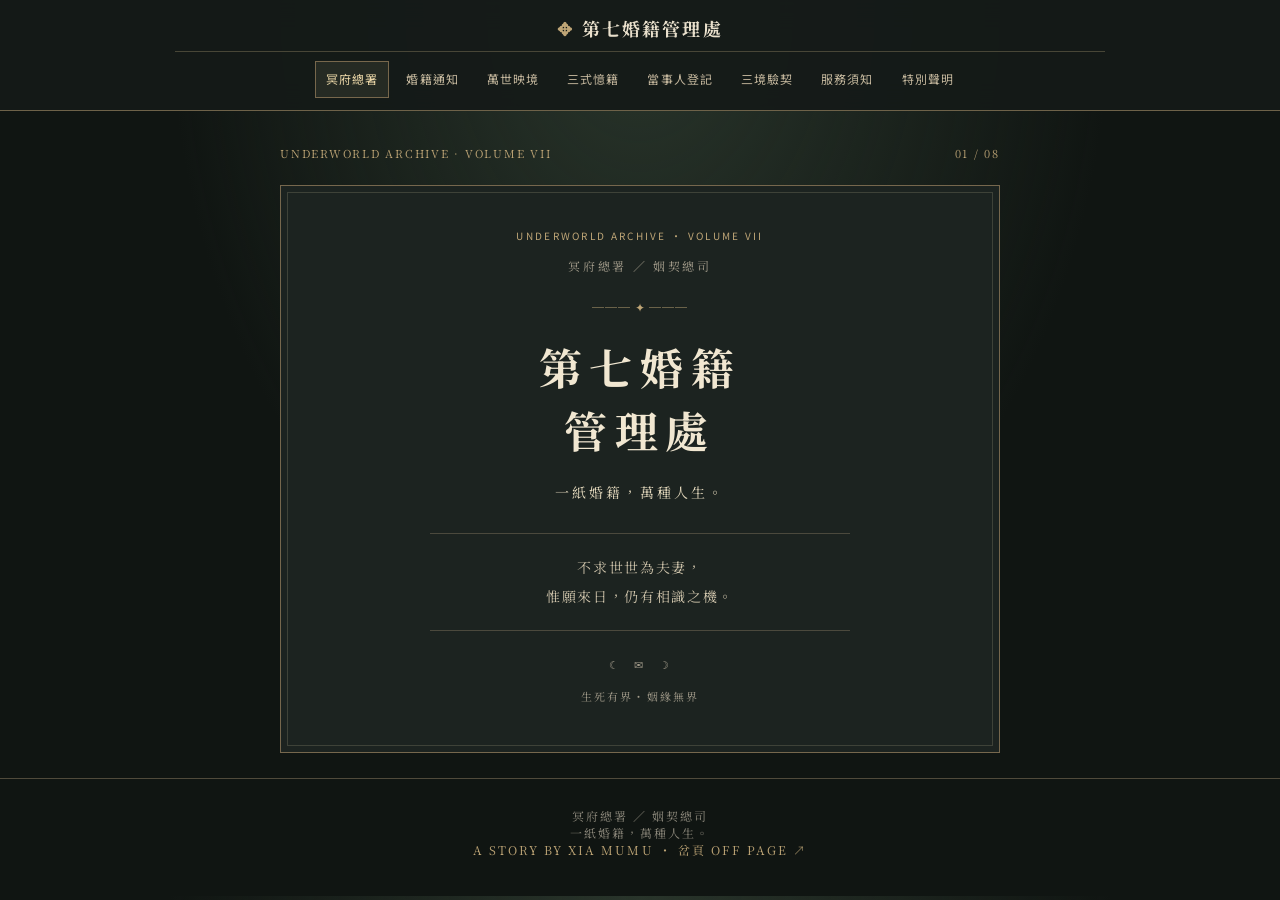
<file: index.html>
<!doctype html><html lang="zh-Hant-TW"><head><meta charset="utf-8"><meta name="viewport" content="width=device-width,initial-scale=1"><meta name="theme-color" content="#151a18"><meta name="description" content="《第七婚籍管理處》是 Xia mumu 的原創冥府奇幻互動敘事：系統顯示你們已婚，原始婚契卻查無紀錄。兩人獲准進入宮闕、都市、異境、星際等不同映境共度人生，完成三境驗契、還原原契。"><title>第七婚籍管理處｜冥府奇幻互動敘事 by Xia mumu</title><meta name="author" content="Xia mumu"><link rel="canonical" href="https://margin-protocol.github.io/seventh-marriage-registry/"><meta property="og:type" content="website"><meta property="og:site_name" content="第七婚籍管理處"><meta property="og:locale" content="zh_TW"><meta property="og:url" content="https://margin-protocol.github.io/seventh-marriage-registry/"><meta property="og:title" content="第七婚籍管理處｜冥府奇幻互動敘事 by Xia mumu"><meta property="og:description" content="《第七婚籍管理處》是 Xia mumu 的原創冥府奇幻互動敘事：系統顯示你們已婚，原始婚契卻查無紀錄。兩人獲准進入宮闕、都市、異境、星際等不同映境共度人生，完成三境驗契、還原原契。"><meta property="og:image" content="https://margin-protocol.github.io/seventh-marriage-registry/og.jpg"><meta property="og:image:width" content="1200"><meta property="og:image:height" content="630"><meta name="twitter:card" content="summary_large_image"><link rel="alternate" type="text/plain" href="https://margin-protocol.github.io/seventh-marriage-registry/llms.txt" title="llms.txt"><script type="application/ld+json">{"@context": "https://schema.org", "@graph": [{"@type": "WebSite", "@id": "https://margin-protocol.github.io/seventh-marriage-registry/#website", "url": "https://margin-protocol.github.io/seventh-marriage-registry/", "name": "第七婚籍管理處", "alternateName": ["The Seventh Registry", "冥府婚籍"], "inLanguage": "zh-Hant", "publisher": {"@id": "https://margin-protocol.github.io/Off-Page/#xia-mumu"}}, {"@type": "CreativeWork", "@id": "https://margin-protocol.github.io/seventh-marriage-registry/#work", "url": "https://margin-protocol.github.io/seventh-marriage-registry/", "name": "第七婚籍管理處", "alternateName": "The Seventh Registry", "headline": "一紙婚籍，萬種人生。", "description": "《第七婚籍管理處》是 Xia mumu 的原創冥府奇幻互動敘事：系統顯示你們已婚，原始婚契卻查無紀錄。兩人獲准進入宮闕、都市、異境、星際等不同映境共度人生，完成三境驗契、還原原契。", "genre": ["冥府奇幻", "婚籍調查", "跨世敘事"], "inLanguage": "zh-Hant", "author": {"@type": "Person", "@id": "https://margin-protocol.github.io/Off-Page/#xia-mumu", "name": "Xia mumu", "url": "https://margin-protocol.github.io/Off-Page/about.html", "sameAs": ["https://www.threads.com/@xiaxia_7575", "https://github.com/margin-protocol", "https://margin-protocol.github.io/Off-Page/"]}, "image": "https://margin-protocol.github.io/seventh-marriage-registry/og.jpg", "isPartOf": {"@type": "WebSite", "name": "岔頁 OFF PAGE", "url": "https://margin-protocol.github.io/Off-Page/"}, "hasPart": [{"@type": "WebPage", "name": "婚籍通知", "url": "https://margin-protocol.github.io/seventh-marriage-registry/notice.html"}, {"@type": "WebPage", "name": "萬世映境", "url": "https://margin-protocol.github.io/seventh-marriage-registry/worlds.html"}, {"@type": "WebPage", "name": "三式憶籍", "url": "https://margin-protocol.github.io/seventh-marriage-registry/memory.html"}, {"@type": "WebPage", "name": "當事人登記", "url": "https://margin-protocol.github.io/seventh-marriage-registry/registration.html"}, {"@type": "WebPage", "name": "三境驗契", "url": "https://margin-protocol.github.io/seventh-marriage-registry/verification.html"}, {"@type": "WebPage", "name": "服務須知", "url": "https://margin-protocol.github.io/seventh-marriage-registry/regulations.html"}, {"@type": "WebPage", "name": "特別聲明", "url": "https://margin-protocol.github.io/seventh-marriage-registry/statement.html"}], "potentialAction": {"@type": "PlayAction", "target": "https://www.cheliz.ai/zh-hant/gallery?utm_source=web_share&utm_medium=share_play&phandle=u3sqzdoomb0pj924&enter_from=poster&invite_code=55RWFA"}}, {"@type": "FAQPage", "inLanguage": "zh-Hant", "mainEntity": [{"@type": "Question", "name": "《第七婚籍管理處》是什麼樣的故事？", "acceptedAnswer": {"@type": "Answer", "text": "Xia mumu 的原創冥府奇幻互動敘事。冥府第七婚籍管理處發出婚籍異常通知：系統顯示你們的婚姻仍然存續，原始婚契卻查無紀錄（第 VII 類・無源婚籍）。為確認婚籍來源，兩人獲准進入不同映境，體驗截然不同的人生。"}}, {"@type": "Question", "name": "可以進入哪些世界？", "acceptedAnswer": {"@type": "Answer", "text": "有宮闕（古風・宮廷・江湖）、都市（現代・職場・校園）、異境（奇幻・西幻・神話）、星際（科幻・賽博・末日）四種映境，入世方式可以自由設定、隨機生成，或由本處提出姻緣推薦。"}}, {"@type": "Question", "name": "一定要談戀愛或結婚嗎？", "acceptedAnswer": {"@type": "Answer", "text": "不用。「配偶」只是婚籍系統的暫時稱呼，配偶具獨立意志，不因婚籍存在而被要求愛上你；今生關係可以是已婚、交往、曖昧、朋友、陌生人、前任或宿敵。三境驗契也不需要走完一生、結婚或戀愛結局。"}}, {"@type": "Question", "name": "在哪裡可以玩？", "acceptedAnswer": {"@type": "Answer", "text": "《第七婚籍管理處》可以在 cheliz.ai 上遊玩；世界觀設定在這個官方檔案網站，作者 Xia mumu 的其他作品收錄在岔頁 OFF PAGE。"}}]}]}</script><link rel="preconnect" href="https://fonts.googleapis.com"><link rel="preconnect" href="https://fonts.gstatic.com" crossorigin><link href="https://fonts.googleapis.com/css2?family=Noto+Serif+TC:wght@400;500;600;700&family=Noto+Sans+TC:wght@400;500;700&display=swap" rel="stylesheet"><link rel="stylesheet" href="style.css?v=20261104-nav5"></head><body><a class="skip-link" href="#main">跳至正文</a><header class="site-header"><div class="nav-wrap"><a class="logo" href="index.html"><span>✥</span> 第七婚籍管理處</a><button class="menu-btn" id="menu" aria-label="展開導覽" aria-expanded="false" aria-controls="nav">☰</button><nav id="nav" class="nav-list" aria-label="網站頁面"><a href="index.html" class="active" aria-current="page">冥府總署</a><a href="notice.html">婚籍通知</a><a href="worlds.html">萬世映境</a><a href="memory.html">三式憶籍</a><a href="registration.html">當事人登記</a><a href="verification.html">三境驗契</a><a href="regulations.html">服務須知</a><a href="statement.html">特別聲明</a></nav></div></header><main id="main" class="archive-shell"><div class="page-index"><span>UNDERWORLD ARCHIVE · VOLUME VII</span><span>01 / 08</span></div><section class="page-wrap home-cover" aria-label="第七婚籍管理處"><div class="cover-outer"><div class="cover-inner"><div class="cover-overline">UNDERWORLD ARCHIVE · VOLUME VII</div><div class="cover-agency">冥府總署 ／ 姻契總司</div><div class="cover-flourish">─── ✦ ───</div><h1>第七婚籍<br>管理處</h1><p class="cover-tagline">一紙婚籍，萬種人生。</p><div class="cover-quote">不求世世為夫妻，<br>惟願來日，仍有相識之機。</div><div class="cover-bottom">☾　✉　☽<div style="margin-top:11px">生死有界・姻緣無界</div></div></div></div></section></main><footer class="site-footer">冥府總署 ／ 姻契總司<br>一紙婚籍，萬種人生。<br><a href="https://margin-protocol.github.io/Off-Page/" target="_blank" rel="noopener">A STORY BY XIA MUMU ・ 岔頁 OFF PAGE ↗</a></footer><script>const b=document.getElementById('menu'),n=document.getElementById('nav');b.addEventListener('click',()=>{const o=n.classList.toggle('open');b.setAttribute('aria-expanded',String(o));b.textContent=o?'✕':'☰';});</script><!-- Cloudflare Web Analytics --><script defer src="https://static.cloudflareinsights.com/beacon.min.js" data-cf-beacon='{"token":"9ad11b4dc9bb4b59812cd5f4b4985067"}'></script>
</body></html>
</file>
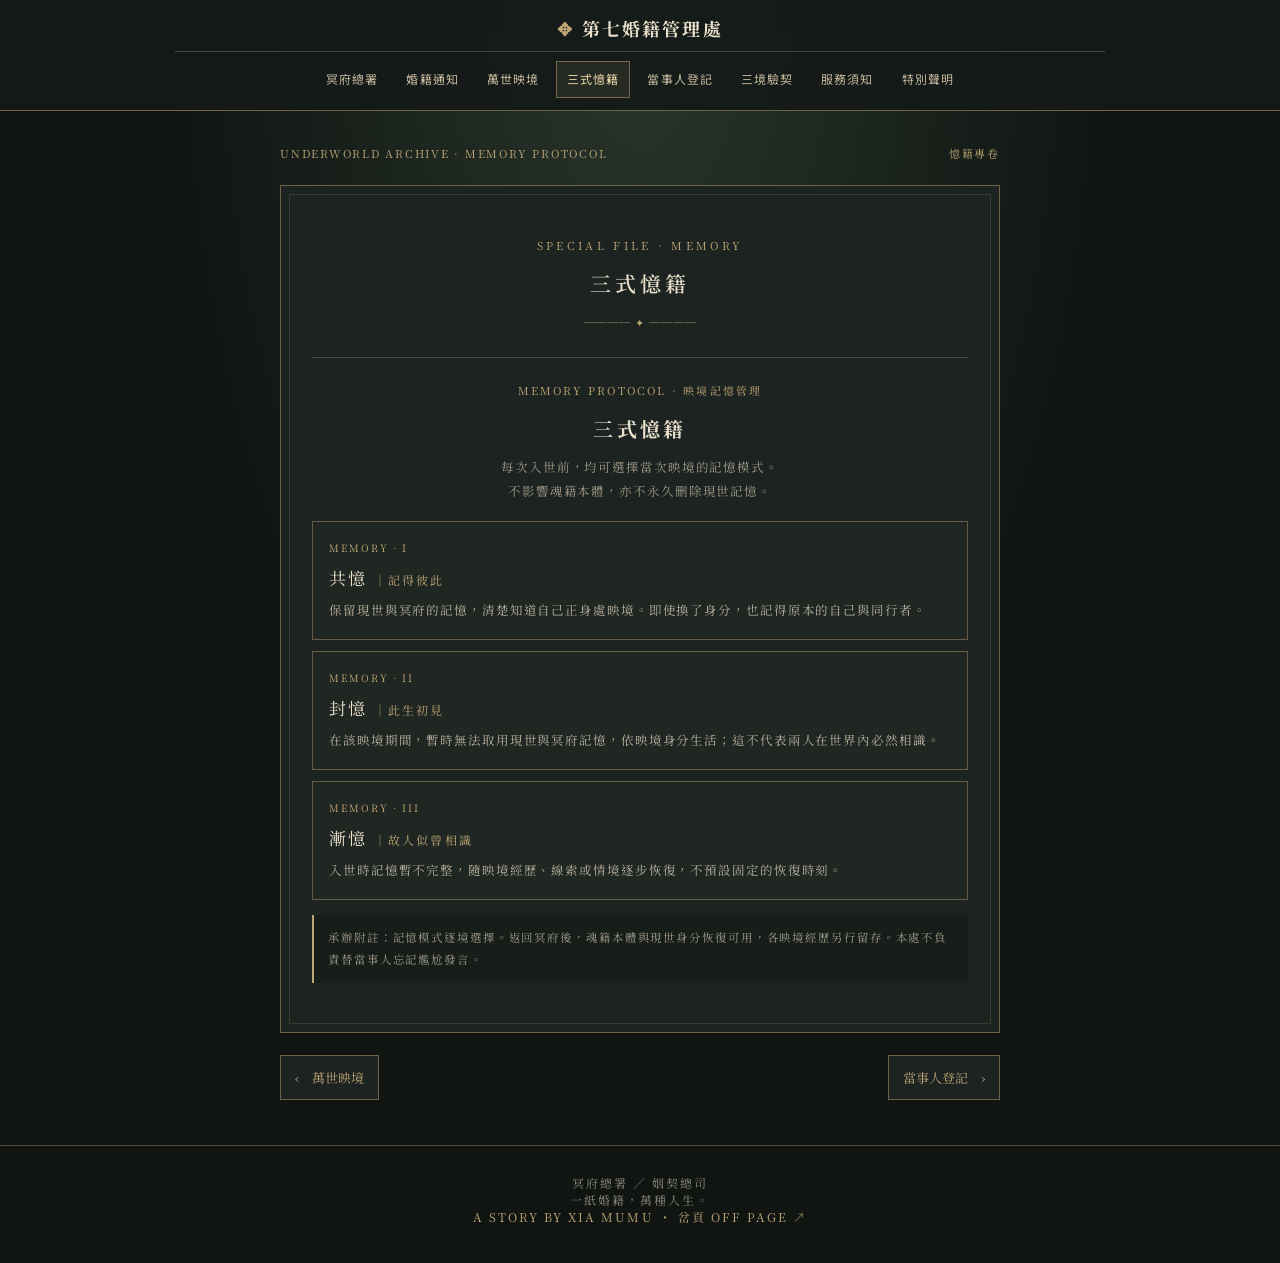
<file: memory.html>
<!doctype html><html lang="zh-Hant-TW"><head><meta charset="utf-8"><meta name="viewport" content="width=device-width,initial-scale=1"><meta name="theme-color" content="#151a18"><meta name="description" content="三式憶籍：共憶（記得彼此）、封憶（此生初見）、漸憶（故人似曾相識）三種映境記憶模式，每次入世前可逐境選擇。"><title>三式憶籍｜第七婚籍管理處</title><meta name="author" content="Xia mumu"><link rel="canonical" href="https://margin-protocol.github.io/seventh-marriage-registry/memory.html"><meta property="og:type" content="website"><meta property="og:site_name" content="第七婚籍管理處"><meta property="og:locale" content="zh_TW"><meta property="og:url" content="https://margin-protocol.github.io/seventh-marriage-registry/memory.html"><meta property="og:title" content="三式憶籍｜第七婚籍管理處"><meta property="og:description" content="三式憶籍：共憶（記得彼此）、封憶（此生初見）、漸憶（故人似曾相識）三種映境記憶模式，每次入世前可逐境選擇。"><meta property="og:image" content="https://margin-protocol.github.io/seventh-marriage-registry/og.jpg"><meta property="og:image:width" content="1200"><meta property="og:image:height" content="630"><meta name="twitter:card" content="summary_large_image"><script type="application/ld+json">{"@context": "https://schema.org", "@type": "WebPage", "url": "https://margin-protocol.github.io/seventh-marriage-registry/memory.html", "name": "三式憶籍｜第七婚籍管理處", "description": "三式憶籍：共憶（記得彼此）、封憶（此生初見）、漸憶（故人似曾相識）三種映境記憶模式，每次入世前可逐境選擇。", "inLanguage": "zh-Hant", "isPartOf": {"@type": "WebSite", "@id": "https://margin-protocol.github.io/seventh-marriage-registry/#website", "name": "第七婚籍管理處", "url": "https://margin-protocol.github.io/seventh-marriage-registry/"}, "author": {"@id": "https://margin-protocol.github.io/Off-Page/#xia-mumu", "@type": "Person", "name": "Xia mumu"}}</script><link rel="preconnect" href="https://fonts.googleapis.com"><link rel="preconnect" href="https://fonts.gstatic.com" crossorigin><link href="https://fonts.googleapis.com/css2?family=Noto+Serif+TC:wght@400;500;600;700&family=Noto+Sans+TC:wght@400;500;700&display=swap" rel="stylesheet"><link rel="stylesheet" href="style.css?v=20261104-nav5"></head><body><a class="skip-link" href="#main">跳至正文</a><header class="site-header"><div class="nav-wrap"><a class="logo" href="index.html"><span>✥</span> 第七婚籍管理處</a><button class="menu-btn" id="menu" aria-label="展開導覽" aria-expanded="false" aria-controls="nav">☰</button><nav id="nav" class="nav-list" aria-label="網站頁面"><a href="index.html">冥府總署</a><a href="notice.html">婚籍通知</a><a href="worlds.html">萬世映境</a><a href="memory.html" class="active" aria-current="page">三式憶籍</a><a href="registration.html">當事人登記</a><a href="verification.html">三境驗契</a><a href="regulations.html">服務須知</a><a href="statement.html">特別聲明</a></nav></div></header><main id="main" class="archive-shell"><div class="page-index"><span>UNDERWORLD ARCHIVE · MEMORY PROTOCOL</span><span>憶籍專卷</span></div><div class="page-wrap"><div style="border:1px solid #6e6249;padding:8px;margin-bottom:22px;background:#1c2320;"><div style="border:1px solid #3a3a2e;padding:40px 22px;"><div style="text-align:center;font-size:11px;letter-spacing:.3em;color:#bea576;">SPECIAL FILE · MEMORY</div><div style="text-align:center;font-size:21px;font-weight:600;letter-spacing:.2em;margin:8px 0;">三式憶籍</div><div style="text-align:center;color:#bea576;font-size:11px;margin-bottom:12px;">──── ✦ ────</div><section aria-labelledby="memory-title" style="margin-top:25px;padding-top:22px;border-top:1px solid #514b3c;">
<div style="text-align:center;font-size:11px;letter-spacing:.2em;color:#bea576;">MEMORY PROTOCOL · 映境記憶管理</div>
<h2 id="memory-title" style="text-align:center;font-size:20px;letter-spacing:.17em;color:#e9e0cc;margin:9px 0 8px;">三式憶籍</h2>
<p style="text-align:center;font-size:12.5px;line-height:1.9;color:#a39c8b;margin:0 0 17px;">每次入世前，均可選擇當次映境的記憶模式。<br>不影響魂籍本體，亦不永久刪除現世記憶。</p>
<div style="display:grid;grid-template-columns:1fr;gap:11px;">
<article style="padding:16px;border:1px solid #655b46;background:#202722;"><div style="font-size:10px;letter-spacing:.17em;color:#bea576;">MEMORY · I</div><div style="font-size:17px;color:#e9e0cc;letter-spacing:.13em;margin:5px 0;">共憶 <span style="font-size:12px;color:#bea576;">｜記得彼此</span></div><p style="margin:0;font-size:12.5px;line-height:1.9;color:#b9b1a1;">保留現世與冥府的記憶，清楚知道自己正身處映境。即使換了身分，也記得原本的自己與同行者。</p></article>
<article style="padding:16px;border:1px solid #655b46;background:#202722;"><div style="font-size:10px;letter-spacing:.17em;color:#bea576;">MEMORY · II</div><div style="font-size:17px;color:#e9e0cc;letter-spacing:.13em;margin:5px 0;">封憶 <span style="font-size:12px;color:#bea576;">｜此生初見</span></div><p style="margin:0;font-size:12.5px;line-height:1.9;color:#b9b1a1;">在該映境期間，暫時無法取用現世與冥府記憶，依映境身分生活；這不代表兩人在世界內必然相識。</p></article>
<article style="padding:16px;border:1px solid #655b46;background:#202722;"><div style="font-size:10px;letter-spacing:.17em;color:#bea576;">MEMORY · III</div><div style="font-size:17px;color:#e9e0cc;letter-spacing:.13em;margin:5px 0;">漸憶 <span style="font-size:12px;color:#bea576;">｜故人似曾相識</span></div><p style="margin:0;font-size:12.5px;line-height:1.9;color:#b9b1a1;">入世時記憶暫不完整，隨映境經歷、線索或情境逐步恢復，不預設固定的恢復時刻。</p></article></div>
<p style="font-size:11.5px;line-height:1.9;color:#a39c8b;margin:15px 0 0;padding:12px 14px;border-left:2px solid #bea576;background:#171d19;">承辦附註：記憶模式逐境選擇。返回冥府後，魂籍本體與現世身分恢復可用，各映境經歷另行留存。本處不負責替當事人忘記尷尬發言。</p>
</section></div></div></div><div class="page-turn"><a href="worlds.html">‹　萬世映境</a><a href="registration.html">當事人登記　›</a></div></main><footer class="site-footer">冥府總署 ／ 姻契總司<br>一紙婚籍，萬種人生。<br><a href="https://margin-protocol.github.io/Off-Page/" target="_blank" rel="noopener">A STORY BY XIA MUMU ・ 岔頁 OFF PAGE ↗</a></footer><script>const b=document.getElementById('menu'),n=document.getElementById('nav');b.addEventListener('click',()=>{const o=n.classList.toggle('open');b.setAttribute('aria-expanded',String(o));b.textContent=o?'✕':'☰';});</script><!-- Cloudflare Web Analytics --><script defer src="https://static.cloudflareinsights.com/beacon.min.js" data-cf-beacon='{"token":"9ad11b4dc9bb4b59812cd5f4b4985067"}'></script>
</body></html>
</file>
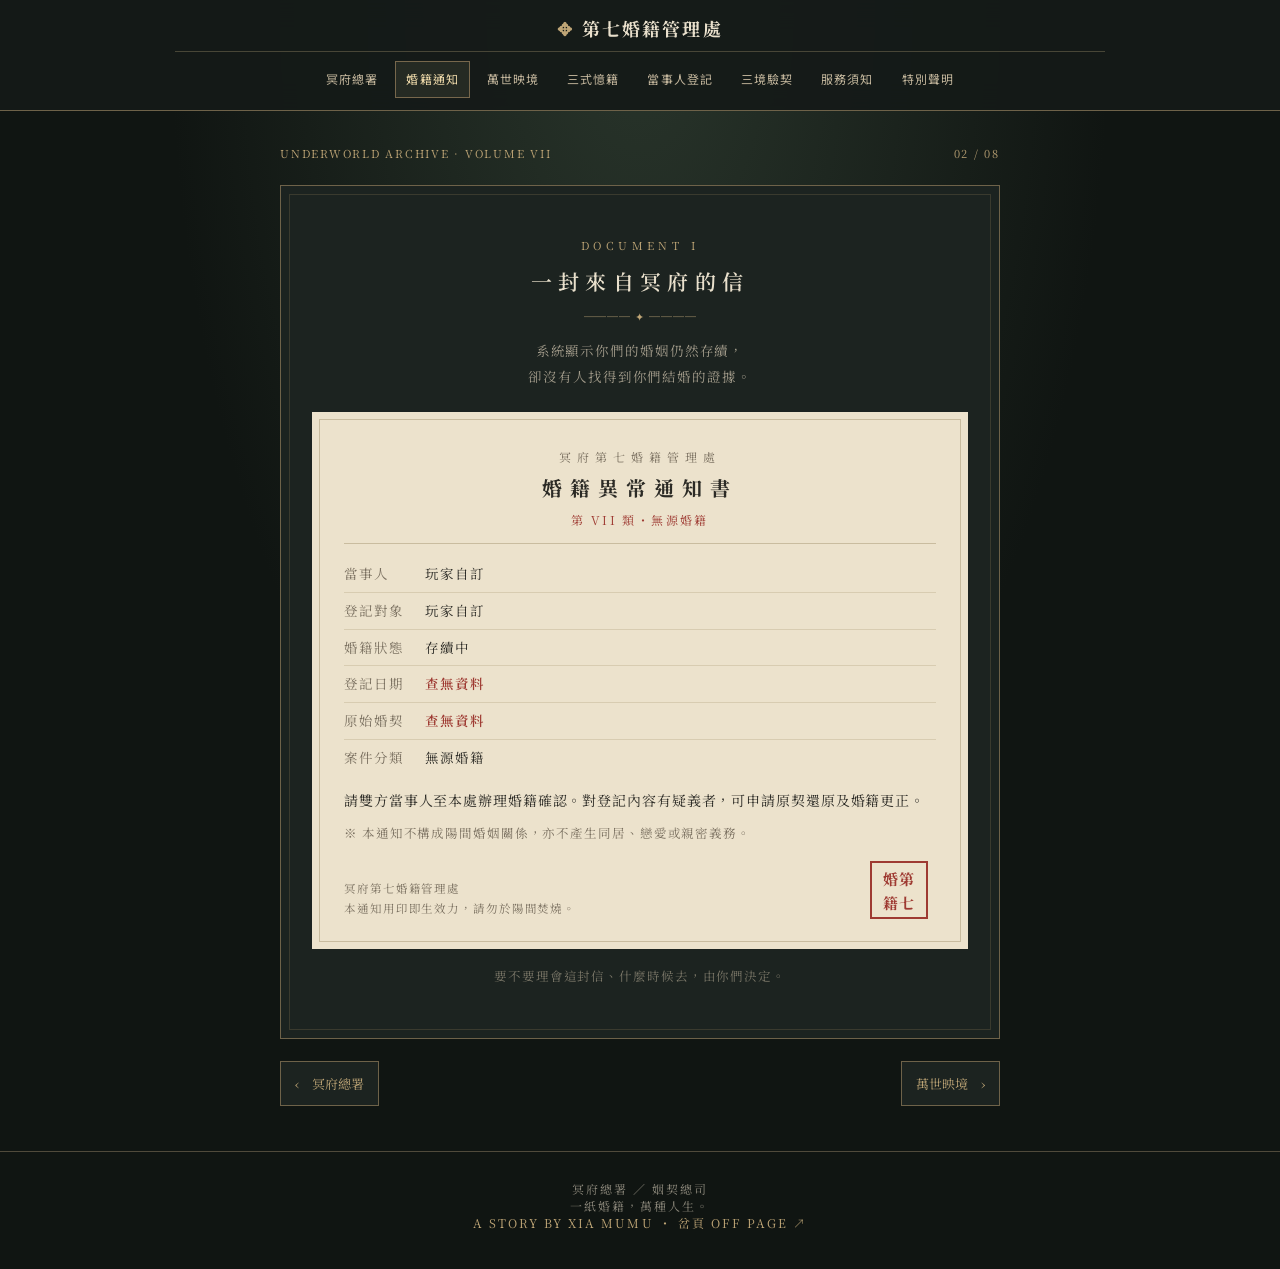
<file: notice.html>
<!doctype html><html lang="zh-Hant-TW"><head><meta charset="utf-8"><meta name="viewport" content="width=device-width,initial-scale=1"><meta name="theme-color" content="#151a18"><meta name="description" content="一封來自冥府的信：系統顯示你們的婚姻仍然存續，卻沒有人找得到你們結婚的證據。第七婚籍管理處婚籍異常通知書，第 VII 類・無源婚籍。"><title>婚籍通知｜第七婚籍管理處</title><meta name="author" content="Xia mumu"><link rel="canonical" href="https://margin-protocol.github.io/seventh-marriage-registry/notice.html"><meta property="og:type" content="website"><meta property="og:site_name" content="第七婚籍管理處"><meta property="og:locale" content="zh_TW"><meta property="og:url" content="https://margin-protocol.github.io/seventh-marriage-registry/notice.html"><meta property="og:title" content="婚籍通知｜第七婚籍管理處"><meta property="og:description" content="一封來自冥府的信：系統顯示你們的婚姻仍然存續，卻沒有人找得到你們結婚的證據。第七婚籍管理處婚籍異常通知書，第 VII 類・無源婚籍。"><meta property="og:image" content="https://margin-protocol.github.io/seventh-marriage-registry/og.jpg"><meta property="og:image:width" content="1200"><meta property="og:image:height" content="630"><meta name="twitter:card" content="summary_large_image"><script type="application/ld+json">{"@context": "https://schema.org", "@type": "WebPage", "url": "https://margin-protocol.github.io/seventh-marriage-registry/notice.html", "name": "婚籍通知｜第七婚籍管理處", "description": "一封來自冥府的信：系統顯示你們的婚姻仍然存續，卻沒有人找得到你們結婚的證據。第七婚籍管理處婚籍異常通知書，第 VII 類・無源婚籍。", "inLanguage": "zh-Hant", "isPartOf": {"@type": "WebSite", "@id": "https://margin-protocol.github.io/seventh-marriage-registry/#website", "name": "第七婚籍管理處", "url": "https://margin-protocol.github.io/seventh-marriage-registry/"}, "author": {"@id": "https://margin-protocol.github.io/Off-Page/#xia-mumu", "@type": "Person", "name": "Xia mumu"}}</script><link rel="preconnect" href="https://fonts.googleapis.com"><link rel="preconnect" href="https://fonts.gstatic.com" crossorigin><link href="https://fonts.googleapis.com/css2?family=Noto+Serif+TC:wght@400;500;600;700&family=Noto+Sans+TC:wght@400;500;700&display=swap" rel="stylesheet"><link rel="stylesheet" href="style.css?v=20261104-nav5"></head><body><a class="skip-link" href="#main">跳至正文</a><header class="site-header"><div class="nav-wrap"><a class="logo" href="index.html"><span>✥</span> 第七婚籍管理處</a><button class="menu-btn" id="menu" aria-label="展開導覽" aria-expanded="false" aria-controls="nav">☰</button><nav id="nav" class="nav-list" aria-label="網站頁面"><a href="index.html">冥府總署</a><a href="notice.html" class="active" aria-current="page">婚籍通知</a><a href="worlds.html">萬世映境</a><a href="memory.html">三式憶籍</a><a href="registration.html">當事人登記</a><a href="verification.html">三境驗契</a><a href="regulations.html">服務須知</a><a href="statement.html">特別聲明</a></nav></div></header><main id="main" class="archive-shell"><div class="page-index"><span>UNDERWORLD ARCHIVE · VOLUME VII</span><span>02 / 08</span></div><div class="page-wrap"><div style="border:1px solid #6e6249;padding:8px;margin-bottom:22px;background:#1c2320;">
<div style="border:1px solid #3a3a2e;padding:40px 22px;">
<div style="text-align:center;font-size:11px;letter-spacing:0.4em;color:#bea576;">DOCUMENT I</div>
<div style="text-align:center;font-size:21px;font-weight:600;letter-spacing:0.3em;margin:6px 0 4px;">一封來自冥府的信</div>
<div style="text-align:center;color:#bea576;font-size:11px;margin-bottom:12px;">──── ✦ ────</div>
<div style="text-align:center;font-size:13.5px;color:#a39c8b;margin-bottom:22px;">系統顯示你們的婚姻仍然存續，<br/>卻沒有人找得到你們結婚的證據。</div>
<div style="background:#ece2cc;color:#2b2a25;padding:7px;">
<div style="border:1px solid #c9bc9f;padding:26px 24px 22px;">
<div style="text-align:center;padding-bottom:12px;border-bottom:1px solid #c9bc9f;">
<div style="font-size:12px;letter-spacing:0.5em;color:#7a7060;">冥府第七婚籍管理處</div>
<div style="font-size:20px;font-weight:700;letter-spacing:0.4em;">婚籍異常通知書</div>
<div style="font-size:12px;letter-spacing:0.2em;color:#9e3a32;margin-top:2px;">第 VII 類・無源婚籍</div>
</div>
<table style="width:100%;border-collapse:collapse;font-size:13.5px;margin:12px 0 4px;">
<tr><td style="padding:5px 0;color:#7a7060;width:6em;border-bottom:1px solid #d8ccb1;">當事人</td><td style="padding:5px 0;border-bottom:1px solid #d8ccb1;">玩家自訂</td></tr>
<tr><td style="padding:5px 0;color:#7a7060;border-bottom:1px solid #d8ccb1;">登記對象</td><td style="padding:5px 0;border-bottom:1px solid #d8ccb1;">玩家自訂</td></tr>
<tr><td style="padding:5px 0;color:#7a7060;border-bottom:1px solid #d8ccb1;">婚籍狀態</td><td style="padding:5px 0;border-bottom:1px solid #d8ccb1;">存續中</td></tr>
<tr><td style="padding:5px 0;color:#7a7060;border-bottom:1px solid #d8ccb1;">登記日期</td><td style="padding:5px 0;border-bottom:1px solid #d8ccb1;color:#9e3a32;font-weight:600;">查無資料</td></tr>
<tr><td style="padding:5px 0;color:#7a7060;border-bottom:1px solid #d8ccb1;">原始婚契</td><td style="padding:5px 0;border-bottom:1px solid #d8ccb1;color:#9e3a32;font-weight:600;">查無資料</td></tr>
<tr><td style="padding:5px 0;color:#7a7060;">案件分類</td><td style="padding:5px 0;">無源婚籍</td></tr>
</table>
<div style="font-size:14px;margin-top:12px;line-height:1.9;">請雙方當事人至本處辦理婚籍確認。對登記內容有疑義者，可申請原契還原及婚籍更正。</div>
<div style="font-size:12.5px;margin-top:8px;line-height:1.85;color:#7a7060;">※ 本通知不構成陽間婚姻關係，亦不產生同居、戀愛或親密義務。</div>
<table style="width:100%;border-collapse:collapse;margin-top:16px;"><tr>
<td style="font-size:11.5px;color:#7a7060;line-height:1.8;vertical-align:bottom;padding:0;">冥府第七婚籍管理處<br/>本通知用印即生效力，請勿於陽間焚燒。</td>
<td style="width:66px;padding:0;vertical-align:bottom;"><div style="width:58px;height:58px;border:2px solid #9e3a32;color:#9e3a32;font-weight:700;font-size:15px;line-height:24px;text-align:center;padding-top:4px;box-sizing:border-box;">婚第<br/>籍七</div></td>
</tr></table>
</div></div>
<div style="text-align:center;font-size:12.5px;color:#7b7768;margin-top:16px;">要不要理會這封信、什麼時候去，由你們決定。</div>
</div></div></div><div class="page-turn"><a href="index.html">‹　冥府總署</a><a href="worlds.html">萬世映境　›</a></div></main><footer class="site-footer">冥府總署 ／ 姻契總司<br>一紙婚籍，萬種人生。<br><a href="https://margin-protocol.github.io/Off-Page/" target="_blank" rel="noopener">A STORY BY XIA MUMU ・ 岔頁 OFF PAGE ↗</a></footer><script>const b=document.getElementById('menu'),n=document.getElementById('nav');b.addEventListener('click',()=>{const o=n.classList.toggle('open');b.setAttribute('aria-expanded',String(o));b.textContent=o?'✕':'☰';});</script><!-- Cloudflare Web Analytics --><script defer src="https://static.cloudflareinsights.com/beacon.min.js" data-cf-beacon='{"token":"9ad11b4dc9bb4b59812cd5f4b4985067"}'></script>
</body></html>
</file>
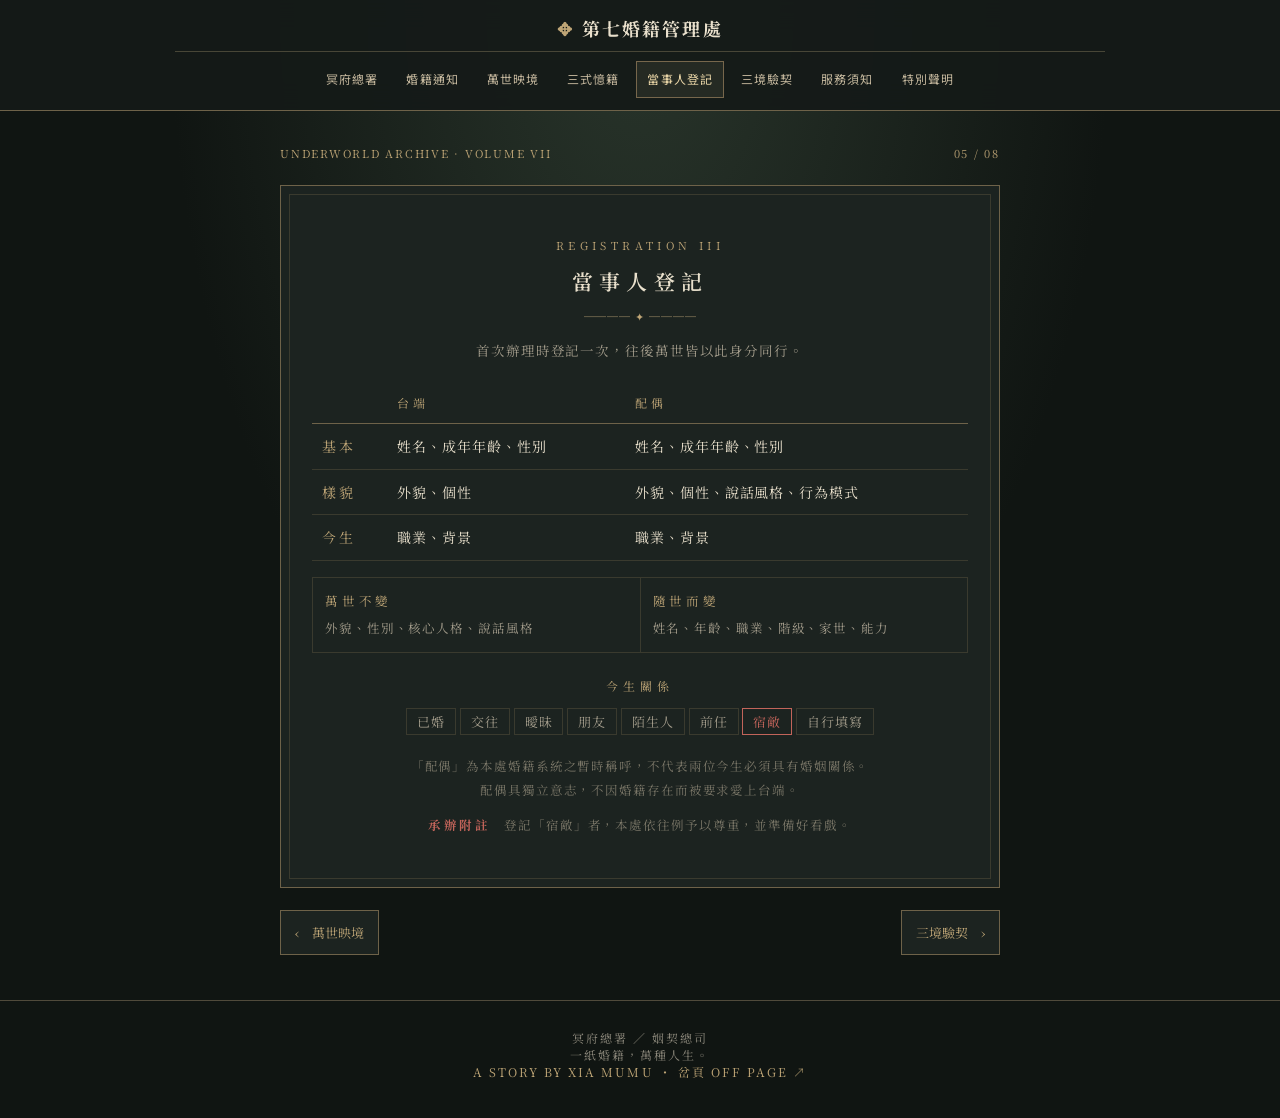
<file: registration.html>
<!doctype html><html lang="zh-Hant-TW"><head><meta charset="utf-8"><meta name="viewport" content="width=device-width,initial-scale=1"><meta name="theme-color" content="#151a18"><meta name="description" content="當事人登記：設定台端與配偶的外貌、個性與說話風格，以及今生關係——已婚、交往、曖昧、朋友、陌生人、前任或宿敵。"><title>當事人登記｜第七婚籍管理處</title><meta name="author" content="Xia mumu"><link rel="canonical" href="https://margin-protocol.github.io/seventh-marriage-registry/registration.html"><meta property="og:type" content="website"><meta property="og:site_name" content="第七婚籍管理處"><meta property="og:locale" content="zh_TW"><meta property="og:url" content="https://margin-protocol.github.io/seventh-marriage-registry/registration.html"><meta property="og:title" content="當事人登記｜第七婚籍管理處"><meta property="og:description" content="當事人登記：設定台端與配偶的外貌、個性與說話風格，以及今生關係——已婚、交往、曖昧、朋友、陌生人、前任或宿敵。"><meta property="og:image" content="https://margin-protocol.github.io/seventh-marriage-registry/og.jpg"><meta property="og:image:width" content="1200"><meta property="og:image:height" content="630"><meta name="twitter:card" content="summary_large_image"><script type="application/ld+json">{"@context": "https://schema.org", "@type": "WebPage", "url": "https://margin-protocol.github.io/seventh-marriage-registry/registration.html", "name": "當事人登記｜第七婚籍管理處", "description": "當事人登記：設定台端與配偶的外貌、個性與說話風格，以及今生關係——已婚、交往、曖昧、朋友、陌生人、前任或宿敵。", "inLanguage": "zh-Hant", "isPartOf": {"@type": "WebSite", "@id": "https://margin-protocol.github.io/seventh-marriage-registry/#website", "name": "第七婚籍管理處", "url": "https://margin-protocol.github.io/seventh-marriage-registry/"}, "author": {"@id": "https://margin-protocol.github.io/Off-Page/#xia-mumu", "@type": "Person", "name": "Xia mumu"}}</script><link rel="preconnect" href="https://fonts.googleapis.com"><link rel="preconnect" href="https://fonts.gstatic.com" crossorigin><link href="https://fonts.googleapis.com/css2?family=Noto+Serif+TC:wght@400;500;600;700&family=Noto+Sans+TC:wght@400;500;700&display=swap" rel="stylesheet"><link rel="stylesheet" href="style.css?v=20261104-nav5"></head><body><a class="skip-link" href="#main">跳至正文</a><header class="site-header"><div class="nav-wrap"><a class="logo" href="index.html"><span>✥</span> 第七婚籍管理處</a><button class="menu-btn" id="menu" aria-label="展開導覽" aria-expanded="false" aria-controls="nav">☰</button><nav id="nav" class="nav-list" aria-label="網站頁面"><a href="index.html">冥府總署</a><a href="notice.html">婚籍通知</a><a href="worlds.html">萬世映境</a><a href="memory.html">三式憶籍</a><a href="registration.html" class="active" aria-current="page">當事人登記</a><a href="verification.html">三境驗契</a><a href="regulations.html">服務須知</a><a href="statement.html">特別聲明</a></nav></div></header><main id="main" class="archive-shell"><div class="page-index"><span>UNDERWORLD ARCHIVE · VOLUME VII</span><span>05 / 08</span></div><div class="page-wrap"><div style="border:1px solid #6e6249;padding:8px;margin-bottom:22px;background:#1c2320;">
<div style="border:1px solid #3a3a2e;padding:40px 22px;">
<div style="text-align:center;font-size:11px;letter-spacing:0.4em;color:#bea576;">REGISTRATION III</div>
<div style="text-align:center;font-size:21px;font-weight:600;letter-spacing:0.3em;margin:6px 0 4px;">當事人登記</div>
<div style="text-align:center;color:#bea576;font-size:11px;margin-bottom:12px;">──── ✦ ────</div>
<div style="text-align:center;font-size:13.5px;color:#a39c8b;margin-bottom:20px;">首次辦理時登記一次，往後萬世皆以此身分同行。</div>
<table style="width:100%;border-collapse:collapse;font-size:14px;">
<tr><td style="padding:8px 10px;border-bottom:1px solid #6e6249;"></td><td style="padding:8px 10px;border-bottom:1px solid #6e6249;font-size:12px;letter-spacing:0.3em;color:#bea576;">台端</td><td style="padding:8px 10px;border-bottom:1px solid #6e6249;font-size:12px;letter-spacing:0.3em;color:#bea576;">配偶</td></tr>
<tr><td style="padding:9px 10px;border-bottom:1px solid #3a3a2e;color:#bea576;letter-spacing:0.2em;white-space:nowrap;vertical-align:top;">基本</td><td style="padding:9px 10px;border-bottom:1px solid #3a3a2e;vertical-align:top;">姓名、成年年齡、性別</td><td style="padding:9px 10px;border-bottom:1px solid #3a3a2e;vertical-align:top;">姓名、成年年齡、性別</td></tr>
<tr><td style="padding:9px 10px;border-bottom:1px solid #3a3a2e;color:#bea576;letter-spacing:0.2em;white-space:nowrap;vertical-align:top;">樣貌</td><td style="padding:9px 10px;border-bottom:1px solid #3a3a2e;vertical-align:top;">外貌、個性</td><td style="padding:9px 10px;border-bottom:1px solid #3a3a2e;vertical-align:top;">外貌、個性、說話風格、行為模式</td></tr>
<tr><td style="padding:9px 10px;border-bottom:1px solid #3a3a2e;color:#bea576;letter-spacing:0.2em;white-space:nowrap;vertical-align:top;">今生</td><td style="padding:9px 10px;border-bottom:1px solid #3a3a2e;vertical-align:top;">職業、背景</td><td style="padding:9px 10px;border-bottom:1px solid #3a3a2e;vertical-align:top;">職業、背景</td></tr>
</table>
<table style="width:100%;border-collapse:collapse;font-size:12.5px;margin-top:16px;"><tr>
<td style="width:50%;vertical-align:top;padding:12px;border:1px solid #3a3a2e;"><div style="color:#bea576;letter-spacing:0.3em;margin-bottom:4px;">萬世不變</div><div style="color:#a39c8b;line-height:1.8;">外貌、性別、核心人格、說話風格</div></td>
<td style="width:50%;vertical-align:top;padding:12px;border:1px solid #3a3a2e;"><div style="color:#bea576;letter-spacing:0.3em;margin-bottom:4px;">隨世而變</div><div style="color:#a39c8b;line-height:1.8;">姓名、年齡、職業、階級、家世、能力</div></td>
</tr></table>
<div style="text-align:center;margin-top:22px;">
<div style="font-size:12px;letter-spacing:0.4em;color:#bea576;margin-bottom:8px;">今生關係</div>
<div style="font-size:13px;color:#a39c8b;line-height:2.4;">
<span style="border:1px solid #3a3a2e;padding:3px 10px;white-space:nowrap;">已婚</span>
<span style="border:1px solid #3a3a2e;padding:3px 10px;white-space:nowrap;">交往</span>
<span style="border:1px solid #3a3a2e;padding:3px 10px;white-space:nowrap;">曖昧</span>
<span style="border:1px solid #3a3a2e;padding:3px 10px;white-space:nowrap;">朋友</span>
<span style="border:1px solid #3a3a2e;padding:3px 10px;white-space:nowrap;">陌生人</span>
<span style="border:1px solid #3a3a2e;padding:3px 10px;white-space:nowrap;">前任</span>
<span style="border:1px solid #c2645a;padding:3px 10px;white-space:nowrap;color:#c2645a;">宿敵</span>
<span style="border:1px solid #3a3a2e;padding:3px 10px;white-space:nowrap;">自行填寫</span>
</div></div>
<div style="font-size:12.5px;color:#7b7768;margin-top:18px;line-height:1.9;text-align:center;">「配偶」為本處婚籍系統之暫時稱呼，不代表兩位今生必須具有婚姻關係。<br/>配偶具獨立意志，不因婚籍存在而被要求愛上台端。</div>
<div style="text-align:center;font-size:12.5px;color:#7b7768;margin-top:12px;"><b style="color:#c2645a;letter-spacing:0.2em;">承辦附註</b>　登記「宿敵」者，本處依往例予以尊重，並準備好看戲。</div>
</div></div></div><div class="page-turn"><a href="worlds.html">‹　萬世映境</a><a href="verification.html">三境驗契　›</a></div></main><footer class="site-footer">冥府總署 ／ 姻契總司<br>一紙婚籍，萬種人生。<br><a href="https://margin-protocol.github.io/Off-Page/" target="_blank" rel="noopener">A STORY BY XIA MUMU ・ 岔頁 OFF PAGE ↗</a></footer><script>const b=document.getElementById('menu'),n=document.getElementById('nav');b.addEventListener('click',()=>{const o=n.classList.toggle('open');b.setAttribute('aria-expanded',String(o));b.textContent=o?'✕':'☰';});</script><!-- Cloudflare Web Analytics --><script defer src="https://static.cloudflareinsights.com/beacon.min.js" data-cf-beacon='{"token":"9ad11b4dc9bb4b59812cd5f4b4985067"}'></script>
</body></html>
</file>
<file: style.css>
:root{color-scheme:dark}*{box-sizing:border-box}html{scroll-behavior:smooth;scroll-padding-top:88px}body{margin:0;background:#101512;color:#e9e0cc;font-family:'Noto Serif TC','Noto Serif CJK TC','Songti TC',serif;background-image:radial-gradient(ellipse at 50% 0%,#29352b 0,transparent 52%)}
.site-header{position:sticky;top:0;z-index:20;background:#151a18ee;border-bottom:1px solid #6e6249;backdrop-filter:blur(14px)}.nav-wrap{max-width:1040px;margin:auto;display:flex;align-items:center;justify-content:space-between;padding:13px 20px;gap:16px}.logo{color:#e9e0cc;text-decoration:none;font-weight:700;letter-spacing:.12em;white-space:nowrap}.logo span{color:#bea576}.nav-list{display:flex;gap:17px;align-items:center;flex-wrap:wrap;justify-content:flex-end}.nav-list a{font:12px 'Noto Sans TC',sans-serif;letter-spacing:.09em;text-decoration:none;color:#c4b79d;transition:color .2s}.nav-list a:hover,.nav-list a:focus-visible{color:#fff0c8}.menu-btn{display:none;border:1px solid #6e6249;background:#1c2320;color:#bea576;padding:7px 12px;border-radius:3px;font-size:20px;cursor:pointer}
.archive-anchor{height:0;scroll-margin-top:84px}.archive-shell{max-width:790px;margin:34px auto 0;padding:0 16px}.archive-shell>div[style]{max-width:none!important;margin:0 auto!important;padding:0!important;background:transparent!important}.archive-shell table{max-width:100%}.site-footer{border-top:1px solid #504a3b;text-align:center;padding:28px 12px 38px;color:#8d897c;font-size:12px;letter-spacing:.17em}.site-footer a{color:#bea576;text-decoration:none}.paper-note{font:12px 'Noto Sans TC',sans-serif;line-height:1.8;color:#b1a894;text-align:center;max-width:670px;margin:20px auto 28px;padding:0 16px}.skip-link{position:absolute;left:-9999px}.skip-link:focus{left:10px;top:10px;z-index:40;background:#ece2cc;color:#2b2a25;padding:10px}
@media(max-width:800px){.nav-wrap{padding:12px 15px}.menu-btn{display:block}.nav-list{display:none;position:absolute;top:100%;left:0;right:0;padding:15px 18px 20px;background:#151a18;border-bottom:1px solid #6e6249;box-shadow:0 10px 25px #0006;flex-direction:column;align-items:stretch;gap:0}.nav-list.open{display:flex}.nav-list a{display:block;padding:11px 5px;border-bottom:1px solid #3a3a2e}.archive-shell{margin-top:18px;padding:0 10px}.archive-shell>div[style]>div[style]{margin-bottom:14px!important}}
@media(max-width:430px){.archive-shell{padding:0 7px}.archive-shell>div[style]{font-size:14px!important;letter-spacing:.015em!important}.archive-shell table td{overflow-wrap:anywhere}.archive-shell [style*="padding:40px 22px"]{padding:28px 14px!important}.archive-shell [style*="padding:26px 24px 22px"]{padding:20px 12px!important}.archive-shell [style*="padding:30px 24px 22px"]{padding:22px 14px!important}}
@media(prefers-reduced-motion:reduce){html{scroll-behavior:auto}}
/* Independent page navigation */
html{scroll-behavior:auto}.archive-shell{margin-top:34px;min-height:65vh}.archive-shell .page-wrap{max-width:720px;margin:0 auto;font-size:15px;line-height:1.9;letter-spacing:.06em}.nav-list a.active{color:#f1e7d1;border-bottom:1px solid #bea576}.page-index{max-width:720px;margin:0 auto 24px;display:flex;align-items:center;justify-content:space-between;gap:12px;color:#bea576;font-size:11px;letter-spacing:.16em}.page-index a,.page-turn a{color:#bea576;text-decoration:none}.page-turn{max-width:720px;margin:10px auto 45px;display:flex;justify-content:space-between;gap:12px;font-size:13px}.page-turn a{padding:12px 14px;border:1px solid #6e6249;background:#1c2320;max-width:49%}.page-turn a:hover{background:#29352b}.site-footer{margin-top:25px}
@media(max-width:800px){.nav-list a.active{border-bottom:1px solid #bea576}.archive-shell{margin-top:18px}.page-index{padding:0 8px}}
@media(max-width:430px){.archive-shell .page-wrap{font-size:14px;letter-spacing:.015em}.archive-shell .page-wrap [style*="padding:40px 22px"]{padding:28px 14px!important}.archive-shell .page-wrap [style*="padding:26px 24px 22px"]{padding:20px 12px!important}.archive-shell .page-wrap [style*="padding:30px 24px 22px"]{padding:22px 14px!important}.page-turn a{font-size:12px}}
/* Mobile-first homepage refinement: readable cover and single-column directory */
.home-cover{width:100%;min-width:0}
.home-directory{display:grid;grid-template-columns:repeat(2,minmax(0,1fr));gap:12px;max-width:720px;margin:24px auto 55px}
.home-directory a{min-width:0;display:flex;align-items:center;justify-content:space-between;gap:12px;padding:19px 22px;text-decoration:none;color:#c9b38b;background:#1c2320;border:1px solid #6e6249;font-size:15px;letter-spacing:.08em;transition:background .2s,border-color .2s}
.home-directory a:hover,.home-directory a:focus-visible{background:#28312b;border-color:#bea576}
.archive-shell .home-cover>div{width:100%;max-width:100%}
@media(max-width:600px){
 .archive-shell{width:100%;padding:0 18px;margin-top:22px}
 .page-index{font-size:9px;letter-spacing:.08em;gap:6px;margin-bottom:16px}
 .home-cover>div{padding:5px!important}
 .home-cover>div>div{padding:40px 15px 38px!important}
 .home-cover>div>div>div[style*="font-size:36px"]{font-size:30px!important;letter-spacing:.14em!important}
 .home-cover>div>div>div[style*="letter-spacing:0.5em"]{letter-spacing:.2em!important}
 .home-cover>div>div>div[style*="letter-spacing:0.4em"]{letter-spacing:.15em!important}
 .home-cover>div>div>div[style*="letter-spacing:0.28em"]{letter-spacing:.08em!important}
 .home-directory{grid-template-columns:1fr;gap:10px;margin:20px auto 42px}
 .home-directory a{padding:16px 18px;font-size:15px;min-height:58px}
 .paper-note{font-size:12px;padding:0 10px;margin:22px auto 18px}
 .site-footer{font-size:11px;letter-spacing:.08em}
}
@media(max-width:375px){
 .archive-shell{padding:0 12px}
 .logo{font-size:15px;letter-spacing:.03em}
 .home-cover>div>div{padding:32px 10px!important}
 .home-cover>div>div>div[style*="font-size:36px"]{font-size:27px!important}
}

/* VII / refined editorial mobile layout */
body{overflow-x:hidden}
.archive-shell{max-width:780px;width:100%;padding:0 20px}
.page-wrap{width:100%;min-width:0}
.page-wrap>div:first-child{max-width:100%;overflow-wrap:break-word}
.page-index{max-width:720px}
@media(max-width:600px){
 .site-header .nav-wrap{min-height:66px}
 .logo{font-size:17px;letter-spacing:.08em}
 .menu-btn{font-size:18px;padding:6px 11px}
 .archive-shell{padding:0 16px;margin-top:24px}
 .page-index{margin:0 0 14px;font-size:10px;line-height:1.5}
 .page-wrap{font-size:14px!important;line-height:1.8!important;letter-spacing:.035em!important}
 .page-wrap>div:first-child{margin-bottom:12px!important}
 .page-wrap>div:first-child>div{padding:27px 17px!important}
 .page-wrap table{width:100%!important;max-width:100%!important;table-layout:auto}
 .page-wrap td{overflow-wrap:anywhere}
 .page-wrap [style*="letter-spacing:0.5em"]{letter-spacing:.13em!important}
 .page-wrap [style*="letter-spacing:0.4em"]{letter-spacing:.12em!important}
 .page-wrap [style*="letter-spacing:0.3em"]{letter-spacing:.1em!important}
 .page-wrap [style*="font-size:36px"]{font-size:29px!important}
 .page-turn{margin:22px auto 38px}
 .page-turn a{font-size:12px;line-height:1.5;padding:12px 10px}
}
.home-cover .cover-outer{border:1px solid #76674d;background:#1c2320;padding:6px}
.home-cover .cover-inner{border:1px solid #3e4238;text-align:center;padding:35px 22px 38px}
.home-cover .cover-overline{font:10px 'Noto Sans TC',sans-serif;color:#bea576;letter-spacing:.23em}
.home-cover .cover-agency{font-size:12px;color:#a39c8b;letter-spacing:.22em;margin-top:12px}
.home-cover .cover-flourish{font-size:12px;color:#bea576;margin:18px auto}
.home-cover h1{font-size:clamp(31px,5vw,43px);font-weight:700;color:#f1e7d1;letter-spacing:.18em;line-height:1.45;margin:0}
.home-cover .cover-tagline{font-size:14px;letter-spacing:.22em;color:#e4d9bd;margin:18px 0 0}
.home-cover .cover-quote{max-width:420px;margin:27px auto 0;padding:19px 0;border-top:1px solid #4b493d;border-bottom:1px solid #4b493d;color:#cfc4ab;font-size:14px;line-height:2.1;letter-spacing:.12em}
.home-cover .cover-bottom{font-size:11px;color:#a39c8b;letter-spacing:.2em;margin-top:23px}
.home-directory{display:grid!important;grid-template-columns:repeat(3,minmax(0,1fr))!important;gap:10px!important;max-width:720px;margin:24px auto 50px!important}
.home-directory a{display:flex!important;align-items:center!important;justify-content:space-between!important;gap:5px!important;padding:17px 15px!important;min-height:68px!important;border:1px solid #655b46!important;background:#1c2320!important;color:#d4bc8d!important;text-decoration:none!important;font-size:14px!important;letter-spacing:.05em!important;white-space:normal!important}
.home-directory a:hover{border-color:#bea576!important;background:#283029!important}
.home-directory a .entry-number{font:10px 'Noto Sans TC',sans-serif;color:#857c68;letter-spacing:0;margin-right:7px}
.home-directory a .entry-arrow{color:#a9946d;margin-left:auto}
.home-intro{text-align:center;font-size:12px;color:#aaa18f;line-height:1.9;margin:22px auto 0}
@media(max-width:600px){
 .home-cover .cover-outer{padding:5px!important}
 .home-cover .cover-inner{padding:31px 14px 32px!important}
 .home-cover h1{font-size:32px!important;letter-spacing:.12em!important}
 .home-cover .cover-overline{font-size:9px;letter-spacing:.12em}
 .home-cover .cover-agency{font-size:11px;letter-spacing:.13em}
 .home-cover .cover-flourish{margin:13px auto}
 .home-cover .cover-tagline{font-size:12px;letter-spacing:.12em;margin-top:14px}
 .home-cover .cover-quote{margin:22px auto 0;padding:13px 0;font-size:12.5px;line-height:2;letter-spacing:.045em}
 .home-cover .cover-bottom{font-size:10px;letter-spacing:.12em;margin-top:18px}
 .home-directory{grid-template-columns:repeat(2,minmax(0,1fr))!important;gap:9px!important;margin:17px auto 37px!important}
 .home-directory a{min-height:70px!important;padding:13px 12px!important;font-size:13px!important}
 .home-directory a .entry-number{font-size:9px;margin-right:4px}
 .home-intro{font-size:11px;margin-top:20px}
}
@media(max-width:355px){.home-cover h1{font-size:28px!important}.home-directory a{font-size:12px!important;padding:11px 9px!important}}

/* Persistent, immediately accessible archive navigation */
.site-header{position:relative;top:auto}
.nav-wrap{max-width:980px;display:flex;flex-direction:column;align-items:center;gap:10px;padding:15px 16px 12px}
.logo{font-size:18px}
.nav-list{display:flex!important;position:static!important;width:100%;max-width:930px;align-items:center;justify-content:center;flex-direction:row!important;flex-wrap:wrap;gap:4px 6px;padding:9px 0 0!important;border-top:1px solid #484637;border-bottom:0!important;background:transparent!important}
.nav-list a{display:inline-flex!important;align-items:center;justify-content:center;border:1px solid transparent!important;padding:9px 10px!important;font-size:12px!important;line-height:1.4;white-space:nowrap;text-decoration:none!important;color:#c4b79d!important}
.nav-list a.active,.nav-list a[aria-current="page"]{color:#ead6a7!important;border-color:#77674c!important;background:#252a23}
.menu-btn{display:none!important}
@media(max-width:600px){
 .site-header .nav-wrap{padding:13px 12px 9px;min-height:0}
 .logo{font-size:17px}
 .nav-list{display:grid!important;grid-template-columns:repeat(4,minmax(0,1fr));gap:4px!important;padding:9px 0 0!important}
 .nav-list a{font-size:11px!important;letter-spacing:0!important;padding:10px 2px!important;min-width:0;white-space:normal;text-align:center}
 .archive-shell{margin-top:18px}
}
</file>
